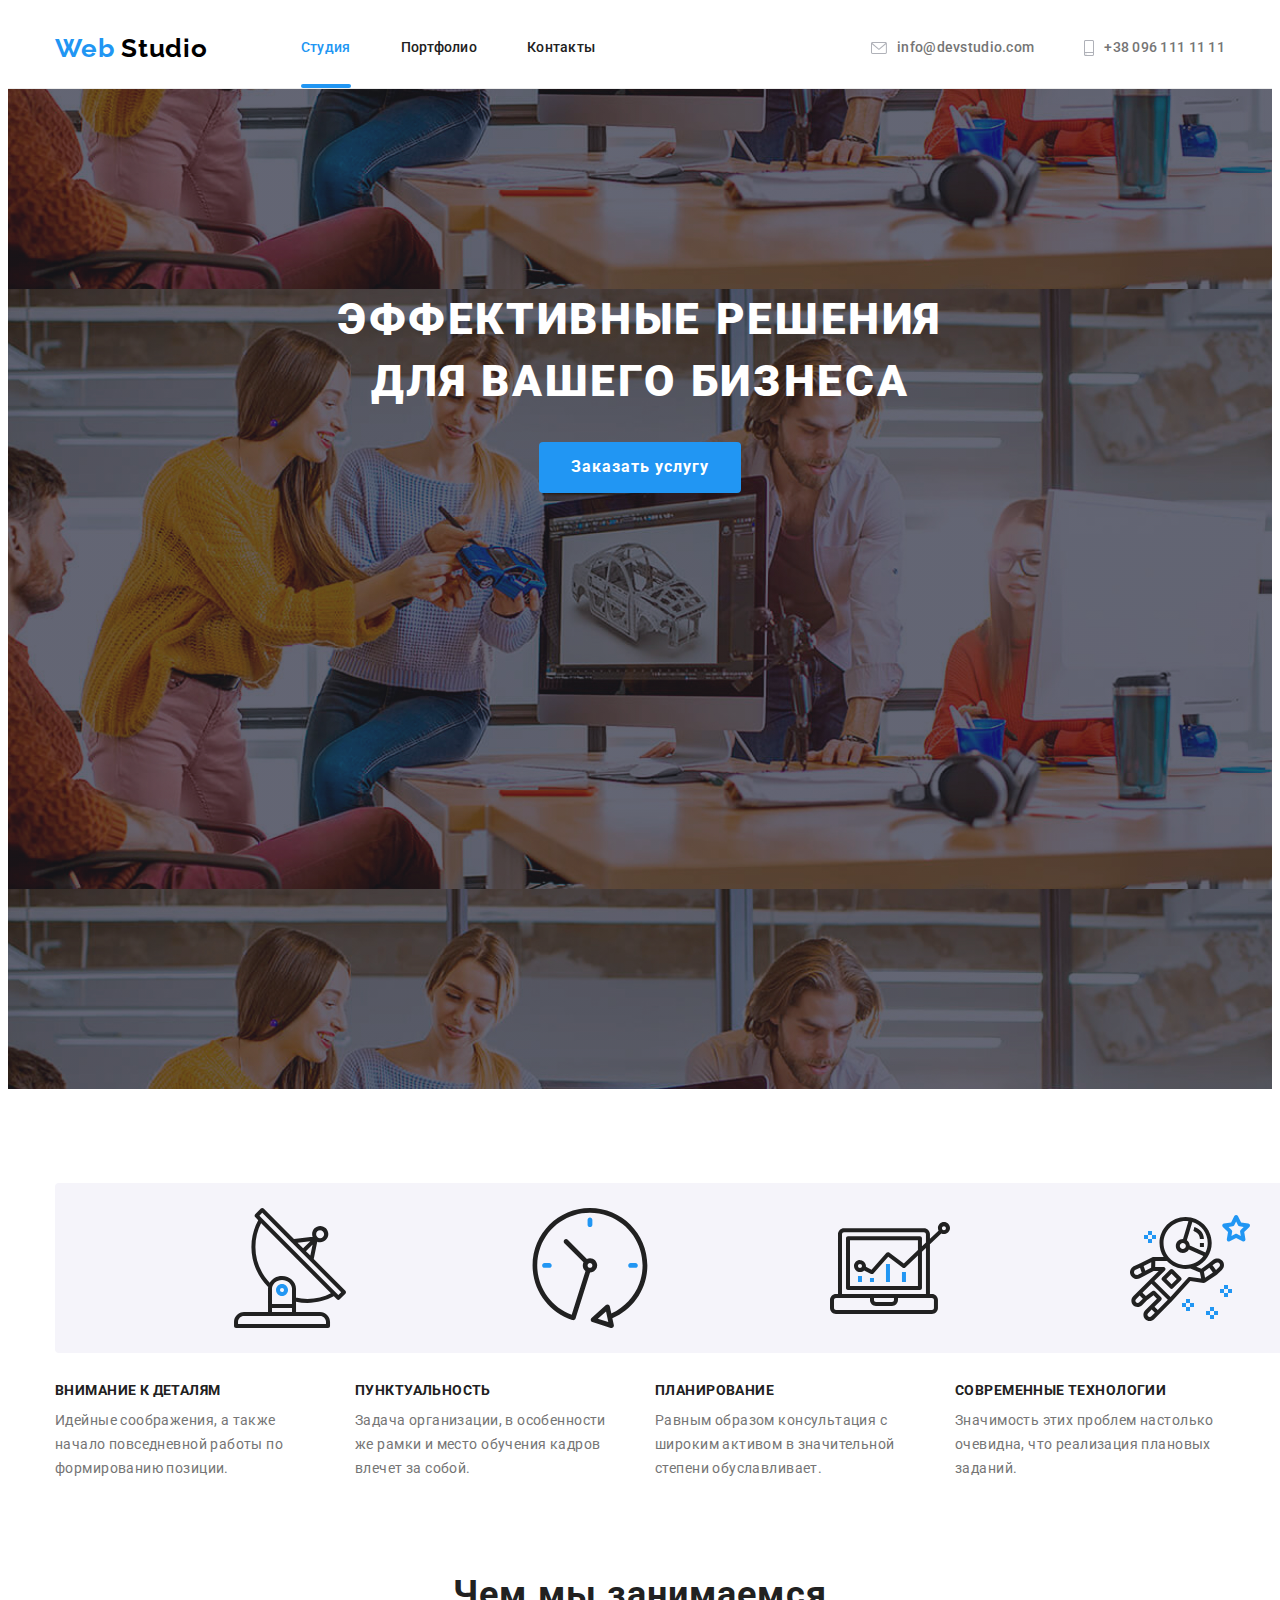
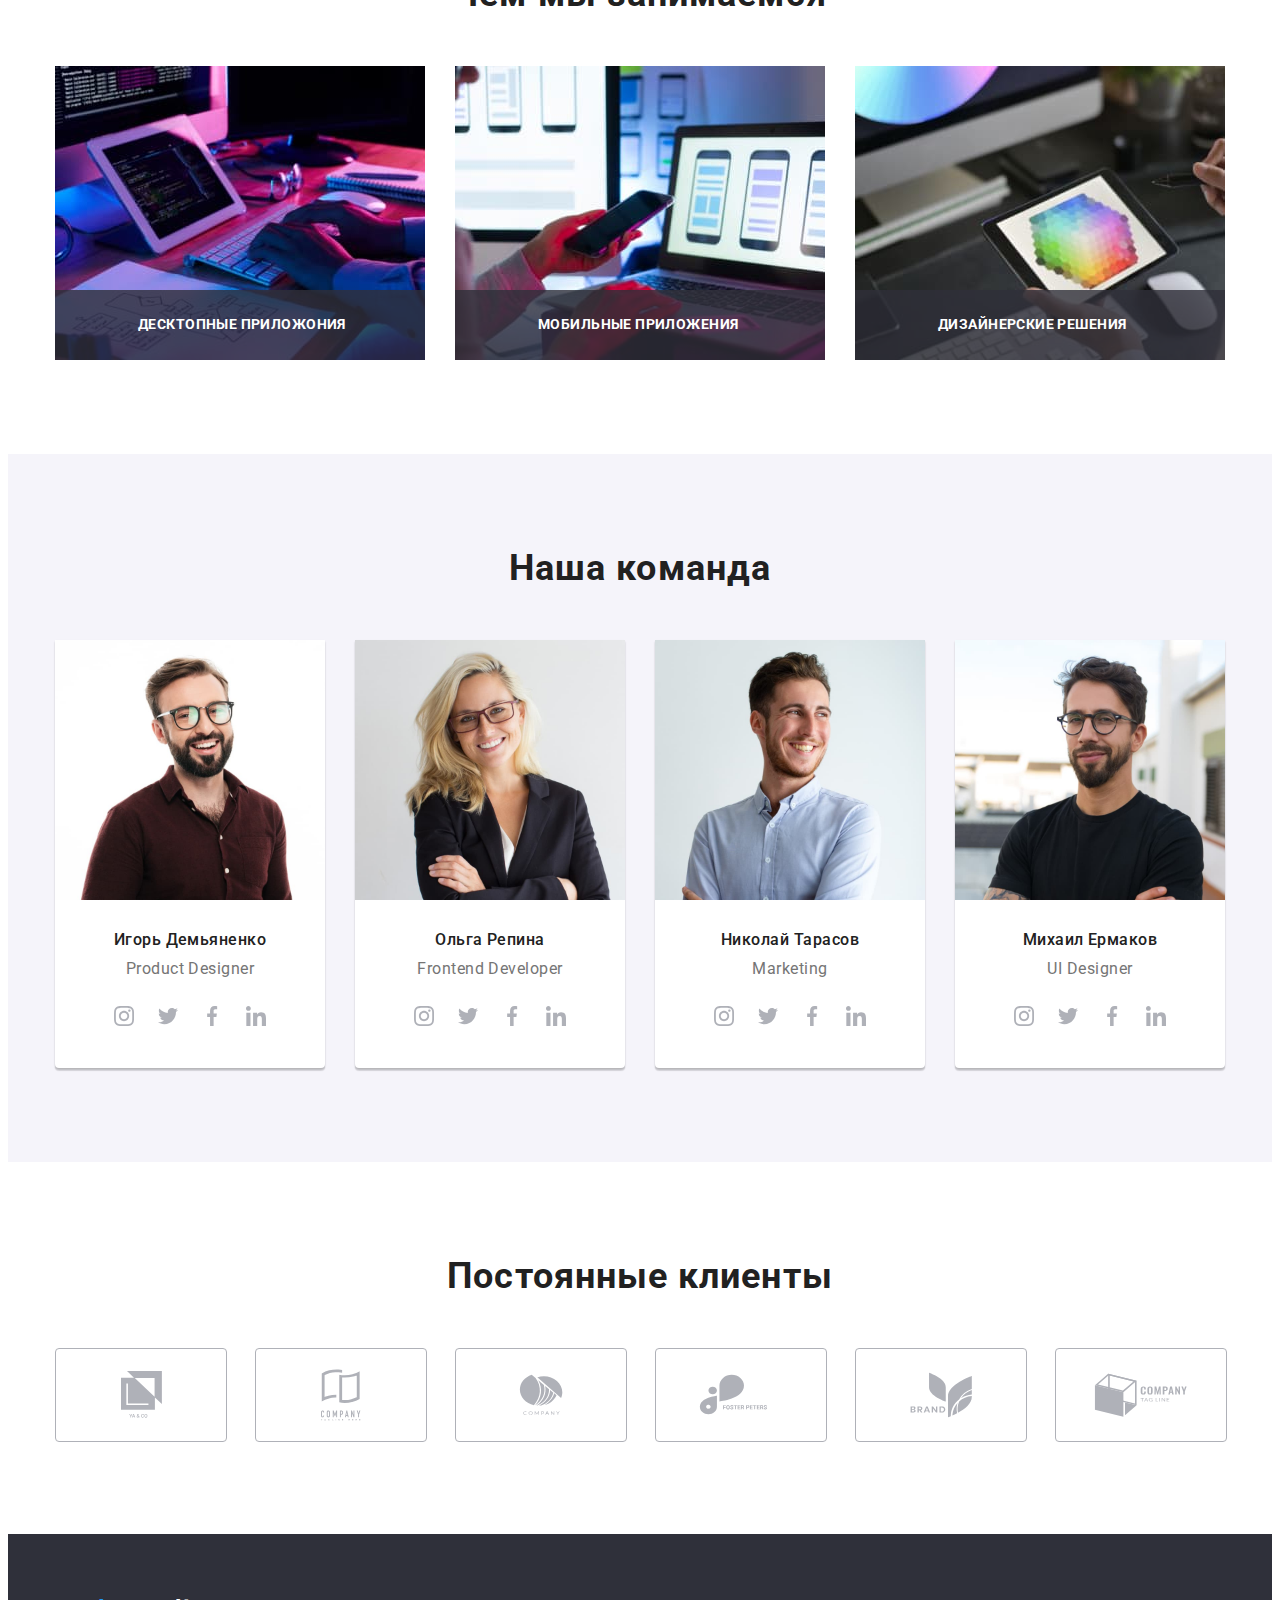
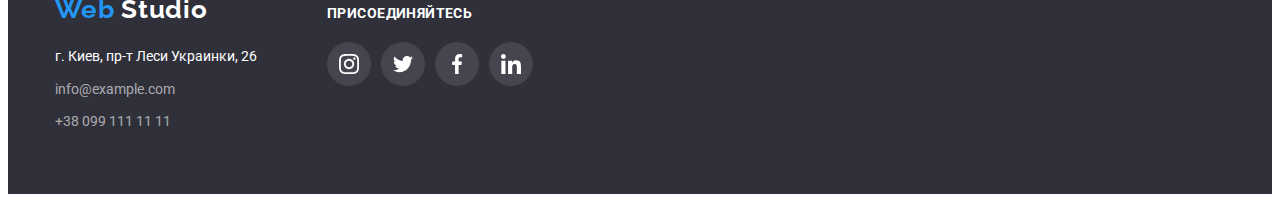
<file: index.html>
<!DOCTYPE html>
<html lang="ru">
  <head>
    <meta charset="UTF-8" />
    <meta http-equiv="X-UA-Compatible" content="IE=edge" />
    <link rel = “preconnect” href = “https://fonts.gstatic.com”>
    <meta name="viewport" content="width=device-width, initial-scale=1.0" />
    <link rel="preconnect" href="https://fonts.googleapis.com" />
    <link rel="preconnect" href="https://fonts.gstatic.com" crossorigin />
    <link
      href="https://fonts.googleapis.com/css2?family=Raleway:wght@700&family=Roboto:wght@400;500;700;900&display=swap"
      rel="stylesheet"
    />
    <link
      rel="stylesheet"
      href="https://cdnjs.cloudflare.com/ajax/libs/modern-normalize/1.1.0/modern-normalize.min.css"
      integrity="sha512-wpPYUAdjBVSE4KJnH1VR1HeZfpl1ub8YT/NKx4PuQ5NmX2tKuGu6U/JRp5y+Y8XG2tV+wKQpNHVUX03MfMFn9Q=="
      crossorigin="anonymous"
      referrerpolicy="no-referrer"
    />
    <link rel="stylesheet" href="./css/styles.css" />

    <title>Студия</title>
  </head>
  <body>
    <header class="page-header">
      <nav class="container main-nav">
        <a href="./index.html" class="logo">
          <span class="web">Web</span>
          Studio
        </a>
        <ul class="nav-top">
          <li class="item">
            <a href="./index.html" class="link current">Студия</a>
          </li>
          <li class="item">
            <a href="./portfolio.html" class="link">Портфолио</a>
          </li>
          <li class="item"><a href="#" class="link">Контакты</a></li>
        </ul>

        <ul class="contacts-top">
          <li class="item">
            <a href="mailto:info@devstudio.com" class="link">
              <svg width="16px" height="12px" class="top-icon">
                <use href="./images/icons.svg#mail"></use>
              </svg>
              info@devstudio.com
            </a>
          </li>
          <li class="item">
            <a href="tel:+38096111111" class="link">
              <svg width="10px" height="16px" class="top-icon">
                <use href="./images/icons.svg#tel"></use>
              </svg>
              +38 096 111 11 11
            </a>
          </li>
        </ul>
      </nav>
    </header>
    <main>
      <section class="hero overlay">
        <h1 class="hero-title">
          Эффективные решения
          <br />
          для вашего бизнеса
        </h1>
        <button type="button" class="button-hero" data-modal-open>
          Заказать услугу
        </button>
      </section>
      <section class="features-list section">
        <div class="container">
          <h2 class="section-title visually-hidden">Наши преимущества</h2>
          <ul>
            <li class="item">
              <svg width="63px" height="46px" class="features-svg item">
                <use href="./images/icons.svg#antenna"></use>
              </svg>

              <h3 class="title">Внимание к деталям</h3>
              <p class="text">
                Идейные соображения, а также начало повседневной работы по формированию позиции.
              </p>
            </li>
            <li class="item">
              <svg width="63px" height="46px" class="features-svg item">
                <use href="./images/icons.svg#clock"></use>
              </svg>
              <h3 class="title">Пунктуальность</h3>
              <p class="text">
                Задача организации, в особенности же рамки и место обучения кадров влечет за собой.
              </p>
            </li>
            <li class="item">
              <svg width="63px" height="46px" class="features-svg item">
                <use href="./images/icons.svg#diagram"></use>
              </svg>
              <h3 class="title">Планирование</h3>
              <p class="text">
                Равным образом консультация с широким активом в значительной степени обуславливает.
              </p>
            </li>
            <li class="item">
              <svg width="63px" height="46px" class="features-svg item">
                <use href="./images/icons.svg#astronaut"></use>
              </svg>
              <h3 class="title">Современные технологии</h3>
              <p class="text">
                Значимость этих проблем настолько очевидна, что реализация плановых заданий.
              </p>
            </li>
          </ul>
        </div>
      </section>
      <section class="whatwedo">
        <div class="container">
          <h2 class="section-title">Чем мы занимаемся</h2>
          <ul class="whatwedo-list">
            <li class="whatwedo-item">
              <img
                src="./images/whatwedo1.jpg"
                alt="Человек работает на ПК"
                width="370"
                height="294"
              />
              <p class="whatwedo-text">Десктопные приложония</p>
            </li>
            <li class="whatwedo-item">
              <img
                src="./images/whatwedo2.jpg"
                alt="Человек адаптирует сайт под смартфон"
                width="370"
                height="294"
              />
              <p class="whatwedo-text">Мобильные приложения</p>
            </li>
            <li class="whatwedo-item">
              <img
                src="./images/whatwedo3.jpg"
                alt="Человек выбирает палутру цветов на планшете"
                width="370"
                height="294"
              />
              <p class="whatwedo-text">Дизайнерские решения</p>
            </li>
          </ul>
        </div>
      </section>
      <section class="comanda section">
        <div class="container">
          <h2 class="section-title">Наша команда</h2>
          <ul class="comanda-list">
            <li class="comanda-item">
              <img
                src="./images/comanda1.jpg"
                alt="Фото Игорь Демьяненко"
                width="270"
                height="260"
              />
              <div class="comanda-thumb">
                <h3 class="title">Игорь Демьяненко</h3>
                <p class="text">Product Designer</p>
                <ul class="comanda-list-icon">
                  <li>
                    <a href="" class="comanda-icon">
                      <svg width="20px" height="20px">
                        <use href="./images/icons.svg#instagram"></use>
                      </svg>
                    </a>
                  </li>
                  <li>
                    <a href="" class="comanda-icon">
                      <svg width="20px" height="20px">
                        <use href="./images/icons.svg#twitter"></use>
                      </svg>
                    </a>
                  </li>
                  <li>
                    <a href="" class="comanda-icon">
                      <svg width="20px" height="20px">
                        <use href="./images/icons.svg#facebook"></use>
                      </svg>
                    </a>
                  </li>
                  <li>
                    <a href="" class="comanda-icon">
                      <svg width="20px" height="20px">
                        <use href="./images/icons.svg#linkedin"></use>
                      </svg>
                    </a>
                  </li>
                </ul>
              </div>
            </li>
            <li class="comanda-item">
              <img src="./images/comanda2.jpg" alt="Фото Ольга Репина" width="270" height="260" />
              <div class="comanda-thumb">
                <h3 class="title">Ольга Репина</h3>
                <p class="text">Frontend Developer</p>
                <ul class="comanda-list-icon">
                  <li>
                    <a href="" class="comanda-icon">
                      <svg width="20px" height="20px">
                        <use href="./images/icons.svg#instagram"></use>
                      </svg>
                    </a>
                  </li>
                  <li>
                    <a href="" class="comanda-icon">
                      <svg width="20px" height="20px">
                        <use href="./images/icons.svg#twitter"></use>
                      </svg>
                    </a>
                  </li>
                  <li>
                    <a href="" class="comanda-icon">
                      <svg width="20px" height="20px">
                        <use href="./images/icons.svg#facebook"></use>
                      </svg>
                    </a>
                  </li>
                  <li>
                    <a href="" class="comanda-icon">
                      <svg width="20px" height="20px">
                        <use href="./images/icons.svg#linkedin"></use>
                      </svg>
                    </a>
                  </li>
                </ul>
              </div>
            </li>

            <li class="comanda-item">
              <img
                src="./images/comanda3.jpg"
                alt="Фото Николай Тарасов"
                width="270"
                height="260"
              />
              <div class="comanda-thumb">
                <h3 class="title">Николай Тарасов</h3>
                <p class="text">Marketing</p>
                <ul class="comanda-list-icon">
                  <li>
                    <a href="" class="comanda-icon">
                      <svg width="20px" height="20px">
                        <use href="./images/icons.svg#instagram"></use>
                      </svg>
                    </a>
                  </li>
                  <li>
                    <a href="" class="comanda-icon">
                      <svg width="20px" height="20px">
                        <use href="./images/icons.svg#twitter"></use>
                      </svg>
                    </a>
                  </li>
                  <li>
                    <a href="" class="comanda-icon">
                      <svg width="20px" height="20px">
                        <use href="./images/icons.svg#facebook"></use>
                      </svg>
                    </a>
                  </li>
                  <li>
                    <a href="" class="comanda-icon">
                      <svg width="20px" height="20px">
                        <use href="./images/icons.svg#linkedin"></use>
                      </svg>
                    </a>
                  </li>
                </ul>
              </div>
            </li>
            <li class="comanda-item">
              <img src="./images/comanda4.jpg" alt="Фото Михаил Ермаков" width="270" height="260" />
              <div class="comanda-thumb">
                <h3 class="title">Михаил Ермаков</h3>
                <p class="text">UI Designer</p>
                <ul class="comanda-list-icon">
                  <li>
                    <a href="" class="comanda-icon">
                      <svg width="20px" height="20px">
                        <use href="./images/icons.svg#instagram"></use>
                      </svg>
                    </a>
                  </li>
                  <li>
                    <a href="" class="comanda-icon">
                      <svg width="20px" height="20px">
                        <use href="./images/icons.svg#twitter"></use>
                      </svg>
                    </a>
                  </li>
                  <li>
                    <a href="" class="comanda-icon">
                      <svg width="20px" height="20px">
                        <use href="./images/icons.svg#facebook"></use>
                      </svg>
                    </a>
                  </li>
                  <li>
                    <a href="" class="comanda-icon">
                      <svg width="20px" height="20px">
                        <use href="./images/icons.svg#linkedin"></use>
                      </svg>
                    </a>
                  </li>
                </ul>
              </div>
            </li>
          </ul>
        </div>
      </section>
      <section class="clients section">
        <div class="container">
          <h2 class="section-title">Постоянные клиенты</h2>
          <ul class="clients-list">
            <li class="item">
              <a href="" class="icon">
                <svg width="41px" height="47px">
                  <use href="./images/icons.svg#yaco"></use>
                </svg>
              </a>
            </li>
            <li class="item">
              <a href="" class="icon">
                <svg width="40px" height="52px">
                  <use href="./images/icons.svg#tagline"></use>
                </svg>
              </a>
            </li>
            <li class="item">
              <a href="" class="icon">
                <svg width="44px" height="41px">
                  <use href="./images/icons.svg#company"></use>
                </svg>
              </a>
            </li>
            <li class="item">
              <a href="" class="icon">
                <svg width="85px" height="41px">
                  <use href="./images/icons.svg#foster"></use>
                </svg>
              </a>
            </li>
            <li class="item">
              <a href="" class="icon">
                <svg width="63px" height="46px">
                  <use href="./images/icons.svg#brand"></use>
                </svg>
              </a>
            </li>
            <li class="item">
              <a href="" class="icon">
                <svg width="94px" height="44px">
                  <use href="./images/icons.svg#cube"></use>
                </svg>
              </a>
            </li>
          </ul>
        </div>
      </section>
    </main>

    <footer class="footer">
      <div class="container footer-list">
        <div class="footer-adress">
          <a href="./index.html" class="logo footer-logo">
            <span class="web">Web</span>
            <span class="footer-span">Studio</span>
          </a>
          <address class="address">г. Киев, пр-т Леси Украинки, 26</address>
          <ul>
            <li class="footer-contacts">
              <a href="mailto:info@example.com" class="contacts">
                info@example.com
              </a>
            </li>
            <li class="footer-contacts">
              <a href="tel:+380991111111" class="contacts">+38 099 111 11 11</a>
            </li>
          </ul>
        </div>
        <div class="connect">
          <p class="connect-title">присоединяйтесь</p>
          <ul class="connect-list">
            <li class="item">
              <a href="" class="connect-icon">
                <svg width="20px" height="20px">
                  <use href="./images/icons.svg#instagram"></use>
                </svg>
              </a>
            </li>
            <li class="item">
              <a href="" class="connect-icon">
                <svg width="20px" height="20px">
                  <use href="./images/icons.svg#twitter"></use>
                </svg>
              </a>
            </li>
            <li class="item">
              <a href="" class="connect-icon">
                <svg width="20px" height="20px">
                  <use href="./images/icons.svg#facebook"></use>
                </svg>
              </a>
            </li>
            <li class="item">
              <a href="" class="connect-icon">
                <svg width="20px" height="20px">
                  <use href="./images/icons.svg#linkedin"></use>
                </svg>
              </a>
            </li>
          </ul>
        </div>
      </div>
    </footer>
    <div class="backdrop is-hidden" data-modal>
      <div class="modal">
        <div class="close">
          <button class="btn-close" data-modal-close>
            <svg width="18px" height="18px">
              <use href="./images/icons.svg#close"></use>
            </svg>
          </button>
        </div>
      </div>
    </div>
    <script src="./js/modal.js"></script>
  </body>
</html>
</file>
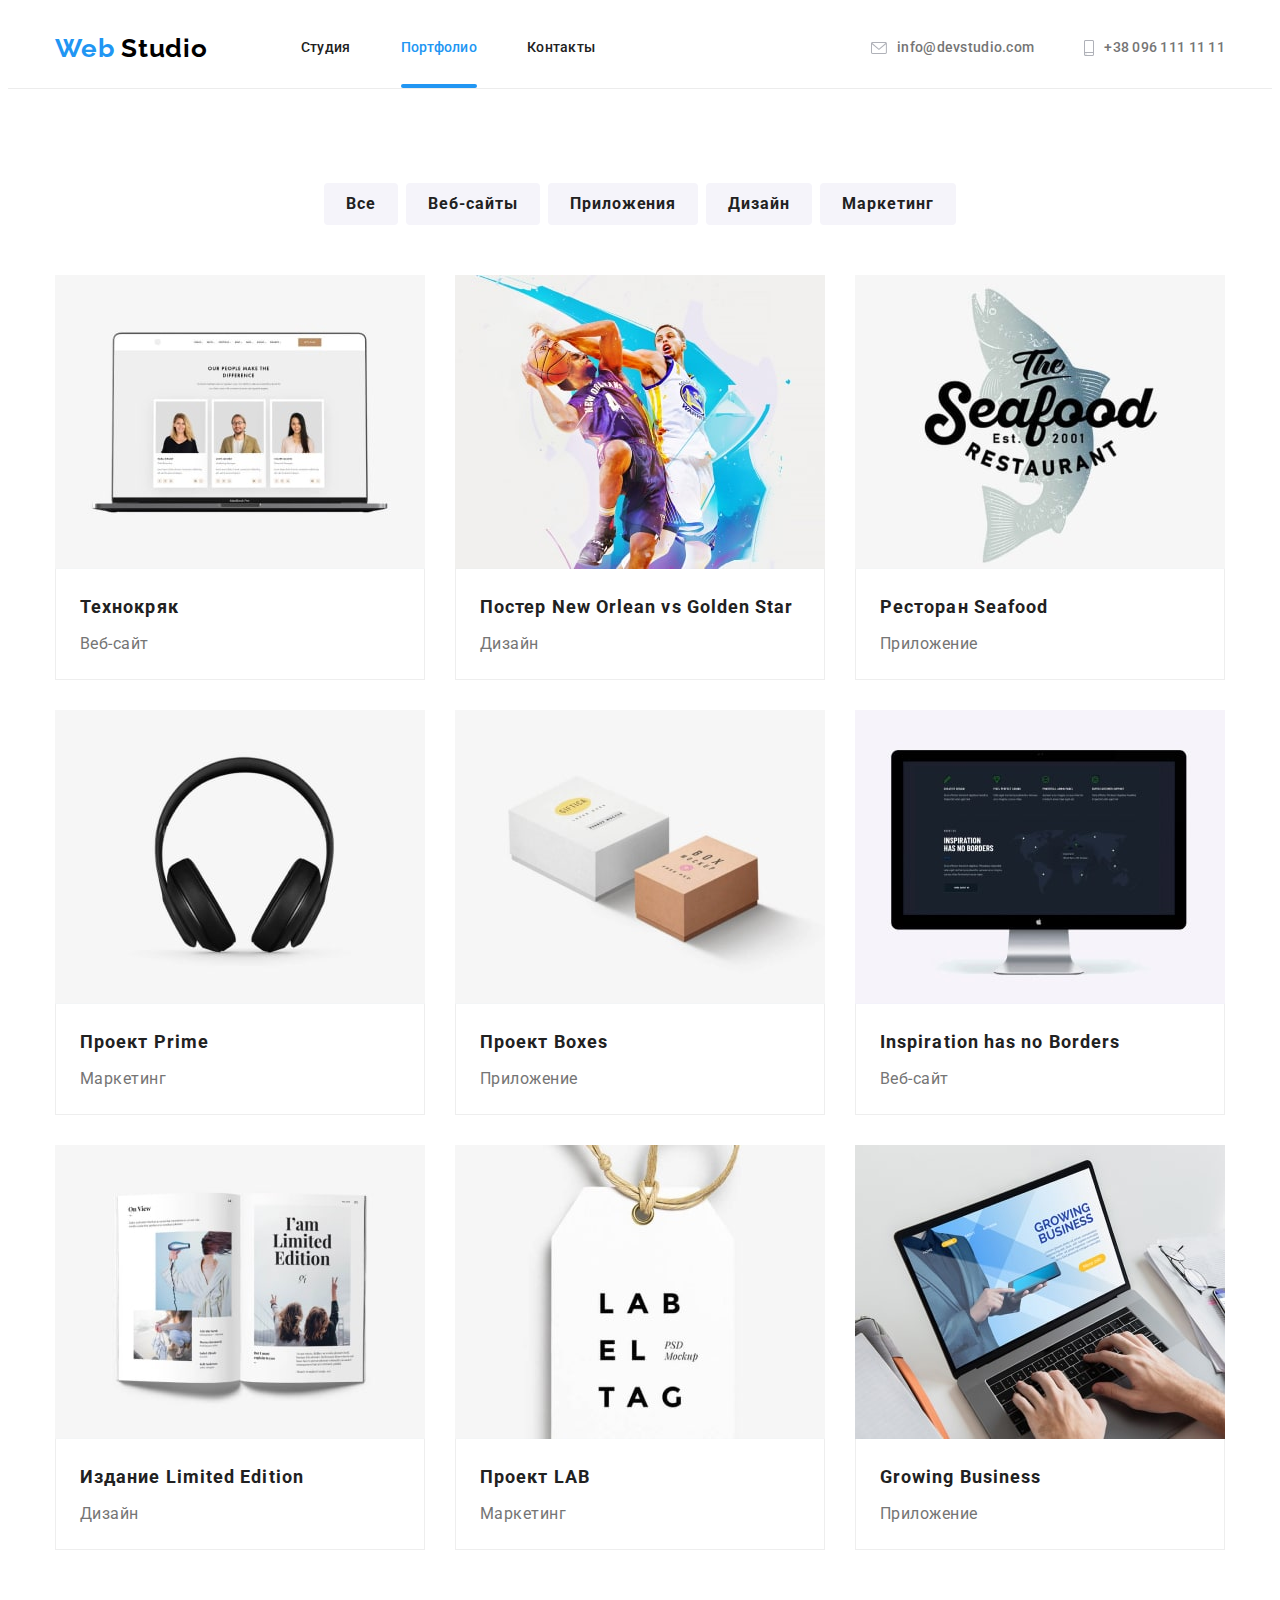
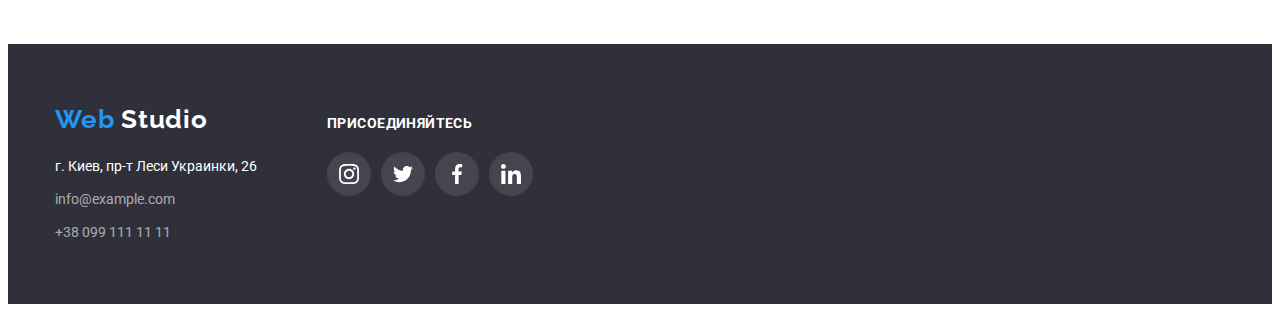
<file: portfolio.html>
<!DOCTYPE html>
<html lang="ru">
  <head>
    <meta charset="UTF-8" />
    <meta http-equiv="X-UA-Compatible" content="IE=edge" />
    <meta name="viewport" content="width=device-width, initial-scale=1.0" />
    <link rel = “preconnect” href = “https://fonts.gstatic.com”>
    <link rel="preconnect" href="https://fonts.googleapis.com" />
    <link rel="preconnect" href="https://fonts.gstatic.com" crossorigin />
    <link
      href="https://fonts.googleapis.com/css2?family=Raleway:wght@700&family=Roboto:wght@400;500;700;900&display=swap"
      rel="stylesheet"
    />
    <link
      rel="stylesheet"
      href="https://cdnjs.cloudflare.com/ajax/libs/modern-normalize/1.1.0/modern-normalize.min.css"
      integrity="sha512-wpPYUAdjBVSE4KJnH1VR1HeZfpl1ub8YT/NKx4PuQ5NmX2tKuGu6U/JRp5y+Y8XG2tV+wKQpNHVUX03MfMFn9Q=="
      crossorigin="anonymous"
      referrerpolicy="no-referrer"
    />
    <link rel="stylesheet" href="./css/styles.css" />
    <title>Портфолио</title>
  </head>
  <body>
    <header class="page-header">
      <nav class="container main-nav">
        <a href="./index.html" class="logo">
          <span class="web">Web</span>
          <span>Studio</span>
        </a>
        <ul class="nav-top">
          <li class="item"><a href="./index.html" class="link">Студия</a></li>
          <li class="item">
            <a href="./portfolio.html" class="link current">Портфолио</a>
          </li>
          <li class="item"><a href="#" class="link">Контакты</a></li>
        </ul>

        <ul class="contacts-top">
          <li class="item">
            <a href="mailto:info@devstudio.com" class="link">
              <svg width="16px" height="12px" class="top-icon">
                <use href="./images/icons.svg#mail"></use>
              </svg>
              info@devstudio.com
            </a>
          </li>
          <li class="item">
            <a href="tel:+38096111111" class="link">
              <svg width="10px" height="16px" class="top-icon">
                <use href="./images/icons.svg#tel"></use>
              </svg>
              +38 096 111 11 11
            </a>
          </li>
        </ul>
      </nav>
    </header>

    <main>
      <h1 class="visually-hidden">Галерея</h1>
      <section class="section">
        <div class="container">
          <ul class="button-list">
            <li class="item">
              <button type="button" class="button active">Все</button>
            </li>
            <li class="item">
              <button type="button" class="button active">Веб-сайты</button>
            </li>
            <li class="item">
              <button type="button" class="button active">Приложения</button>
            </li>
            <li class="item">
              <button type="button" class="button active">Дизайн</button>
            </li>
            <li class="item">
              <button type="button" class="button active">Маркетинг</button>
            </li>
          </ul>

          <ul class="gallery gallery-list">
            <li class="gallery-item">
              <a href="#" class="gallery-item-link">
                <div class="gallery-img-thumb">
                  <img
                    src="./images/galery1.jpg"
                    alt=""
                    width="370"
                    height="294"
                  />

                  <div class="gallery-overlay">
                    <p class="gallery-overlay-text">
                      Технокряк это современная площадка распространения
                      коронавируса. Компании используют эту платформу для
                      цифрового шпионажа и атак на защищённые сервера
                      конкурентов.
                    </p>
                  </div>
                </div>
                <div class="gallery-thumb">
                  <h2 class="gallery-title">Технокряк</h2>
                  <p class="gallery-text">Веб-сайт</p>
                </div>
              </a>
            </li>
            <li class="gallery-item">
              <a href="#" class="gallery-item-link">
                <div class="gallery-img-thumb">
                  <img
                    src="./images/galery2.jpg"
                    alt=""
                    width="370"
                    height="294"
                  />
                  <div class="gallery-overlay">
                    <p class="gallery-overlay-text">
                      Технокряк это современная площадка распространения
                      коронавируса. Компании используют эту платформу для
                      цифрового шпионажа и атак на защищённые сервера
                      конкурентов.
                    </p>
                  </div>
                </div>
                <div class="gallery-thumb">
                  <h2 class="gallery-title">
                    Постер New Orlean vs Golden Star
                  </h2>
                  <p class="gallery-text">Дизайн</p>
                </div>
              </a>
            </li>
            <li class="gallery-item">
              <a href="#" class="gallery-item-link">
                <div class="gallery-img-thumb">
                  <img
                    src="./images/galery3.jpg"
                    alt=""
                    width="370"
                    height="294"
                  />

                  <div class="gallery-overlay">
                    <p class="gallery-overlay-text">
                      Технокряк это современная площадка распространения
                      коронавируса. Компании используют эту платформу для
                      цифрового шпионажа и атак на защищённые сервера
                      конкурентов.
                    </p>
                  </div>
                </div>
                <div class="gallery-thumb">
                  <h2 class="gallery-title">Ресторан Seafood</h2>
                  <p class="gallery-text">Приложение</p>
                </div>
              </a>
            </li>

            <li class="gallery-item">
              <a href="#" class="gallery-item-link">
                <div class="gallery-img-thumb">
                  <img
                    src="./images/galery4.jpg"
                    alt=""
                    width="370"
                    height="294"
                  />

                  <div class="gallery-overlay">
                    <p class="gallery-overlay-text">
                      Технокряк это современная площадка распространения
                      коронавируса. Компании используют эту платформу для
                      цифрового шпионажа и атак на защищённые сервера
                      конкурентов.
                    </p>
                  </div>
                </div>
                <div class="gallery-thumb">
                  <h2 class="gallery-title">Проект Prime</h2>
                  <p class="gallery-text">Маркетинг</p>
                </div>
              </a>
            </li>
            <li class="gallery-item">
              <a href="#" class="gallery-item-link">
                <div class="gallery-img-thumb">
                  <img
                    src="./images/galery5.jpg"
                    alt=""
                    width="370"
                    height="294"
                  />

                  <div class="gallery-overlay">
                    <p class="gallery-overlay-text">
                      Технокряк это современная площадка распространения
                      коронавируса. Компании используют эту платформу для
                      цифрового шпионажа и атак на защищённые сервера
                      конкурентов.
                    </p>
                  </div>
                </div>
                <div class="gallery-thumb">
                  <h2 class="gallery-title">Проект Boxes</h2>
                  <p class="gallery-text">Приложение</p>
                </div>
              </a>
            </li>
            <li class="gallery-item">
              <a href="#" class="gallery-item-link">
                <div class="gallery-img-thumb">
                  <img
                    src="./images/galery6.jpg"
                    alt=""
                    width="370"
                    height="294"
                  />

                  <div class="gallery-overlay">
                    <p class="gallery-overlay-text">
                      Технокряк это современная площадка распространения
                      коронавируса. Компании используют эту платформу для
                      цифрового шпионажа и атак на защищённые сервера
                      конкурентов.
                    </p>
                  </div>
                </div>
                <div class="gallery-thumb">
                  <h2 class="gallery-title">Inspiration has no Borders</h2>
                  <p class="gallery-text">Веб-сайт</p>
                </div>
              </a>
            </li>
            <li class="gallery-item">
              <a href="#" class="gallery-item-link">
                <div class="gallery-img-thumb">
                  <img
                    src="./images/galery7.jpg"
                    alt=""
                    width="370"
                    height="294"
                  />

                  <div class="gallery-overlay">
                    <p class="gallery-overlay-text">
                      Технокряк это современная площадка распространения
                      коронавируса. Компании используют эту платформу для
                      цифрового шпионажа и атак на защищённые сервера
                      конкурентов.
                    </p>
                  </div>
                </div>
                <div class="gallery-thumb">
                  <h2 class="gallery-title">Издание Limited Edition</h2>
                  <p class="gallery-text">Дизайн</p>
                </div>
              </a>
            </li>
            <li class="gallery-item">
              <a href="#" class="gallery-item-link">
                <div class="gallery-img-thumb">
                  <img
                    src="./images/galery8.jpg"
                    alt=""
                    width="370"
                    height="294"
                  />

                  <div class="gallery-overlay">
                    <p class="gallery-overlay-text">
                      Технокряк это современная площадка распространения
                      коронавируса. Компании используют эту платформу для
                      цифрового шпионажа и атак на защищённые сервера
                      конкурентов.
                    </p>
                  </div>
                </div>
                <div class="gallery-thumb">
                  <h2 class="gallery-title">Проект LAB</h2>
                  <p class="gallery-text">Маркетинг</p>
                </div>
              </a>
            </li>
            <li class="gallery-item">
              <a href="#" class="gallery-item-link">
                <div class="gallery-img-thumb">
                  <img
                    src="./images/galery9.jpg"
                    alt=""
                    width="370"
                    height="294"
                  />

                  <div class="gallery-overlay">
                    <p class="gallery-overlay-text">
                      Технокряк это современная площадка распространения
                      коронавируса. Компании используют эту платформу для
                      цифрового шпионажа и атак на защищённые сервера
                      конкурентов.
                    </p>
                  </div>
                </div>
                <div class="gallery-thumb">
                  <h2 class="gallery-title">Growing Business</h2>
                  <p class="gallery-text">Приложение</p>
                </div>
              </a>
            </li>
          </ul>
        </div>
      </section>
    </main>
    <footer class="footer">
      <div class="container footer-list">
        <div class="footer-adress">
          <a href="./index.html" class="logo footer-logo">
            <span class="web">Web</span>
            <span class="footer-span">Studio</span>
          </a>
          <address class="address">г. Киев, пр-т Леси Украинки, 26</address>
          <ul>
            <li class="footer-contacts">
              <a href="mailto:info@example.com" class="contacts">
                info@example.com
              </a>
            </li>
            <li class="footer-contacts">
              <a href="tel:+380991111111" class="contacts">+38 099 111 11 11</a>
            </li>
          </ul>
        </div>
        <div class="connect">
          <p class="connect-title">присоединяйтесь</p>
          <ul class="connect-list">
            <li class="item">
              <a href="" class="connect-icon">
                <svg width="20px" height="20px">
                  <use href="./images/icons.svg#instagram"></use>
                </svg>
              </a>
            </li>
            <li class="item">
              <a href="" class="connect-icon">
                <svg width="20px" height="20px">
                  <use href="./images/icons.svg#twitter"></use>
                </svg>
              </a>
            </li>
            <li class="item">
              <a href="" class="connect-icon">
                <svg width="20px" height="20px">
                  <use href="./images/icons.svg#facebook"></use>
                </svg>
              </a>
            </li>
            <li class="item">
              <a href="" class="connect-icon">
                <svg width="20px" height="20px">
                  <use href="./images/icons.svg#linkedin"></use>
                </svg>
              </a>
            </li>
          </ul>
        </div>
      </div>
    </footer>
    <script src="./js/modal.js"></script>
  </body>
</html>
</file>
<file: css/styles.css>
:root {
  --theme-color: #2196f3;
  --title-color: #212121;
  --bgcolor-accent: #2f303a;
  --white-color: #ffffff;
  --text-color: #757575;
  --bgcolor2: #f5f4fa;
  --box-shadows: 0px 3px 1px rgba(0, 0, 0, 0.1), 0px 1px 2px rgba(0, 0, 0, 0.08),
    0px 2px 2px rgba(0, 0, 0, 0.12);
  --box-shadows-item: 0px 1px 1px rgba(0, 0, 0, 0.12),
    0px 4px 4px rgba(0, 0, 0, 0.06), 1px 4px 6px rgba(0, 0, 0, 0.16);
  --box-shadows-btn: 0px 3px 1px rgba(0, 0, 0, 0.1),
    0px 1px 2px rgba(0, 0, 0, 0.08), 0px 2px 2px rgba(0, 0, 0, 0.12);
  --clients-color: #afb1b8;
  --gallery-border: #eeeeee;
  --ttime: 250ms;
  --cubic: cubic-bezier(0.4, 0, 0.2, 1);
}

p,
h1,
h2,
h3,
h4,
h5,
h6 {
  margin: 0;
}
ul {
  margin: 0;
  padding: 0;
}
img {
  display: block;
  max-width: 100%;
  height: auto;
}

body {
  font-family: Roboto, sans-serif;
  color: var(--text-color);
  background-color: var(--white-color);
}

a {
  text-decoration: none;
}

li {
  list-style-type: none;
}
.visually-hidden {
  position: absolute;
  clip: rect(0 0 0 0);
  width: 1px;
  height: 1px;
  margin: -1px;
  bottom: 0;
  padding: 0;
  overflow: hidden;
}
.container {
  box-sizing: border-box;
  margin-left: auto;
  margin-right: auto;
  width: 1200px;
  padding-left: 15px;
  padding-right: 15px;
  /* outline:  1px solid tomato; */
}
.section {
  padding-top: 94px;
  padding-bottom: 94px;
}

/* --------------HEADER------------------- */
.page-header {
  border-bottom: 1px solid #ececec;
}

.main-nav {
  display: flex;
  align-items: center;
}
/*-------------------- LOGO --------------- */
.logo {
  font-family: Raleway;
  font-weight: 700;
  font-size: 26px;
  line-height: 1.19;
  color: black;
  letter-spacing: 0.03em;
}

.logo .web {
  color: var(--theme-color);
}
.footer-span {
  color: var(--white-color);
}

/* -----------------Navigation-----------  */
.nav-top {
  display: flex;
  margin-left: 93px;
}

.nav-top .item:not(:last-child) {
  margin-right: 50px;
}
.nav-top .link {
  position: relative;
  display: block;
  padding-top: 32px;
  padding-bottom: 32px;
  font-weight: 500;
  font-size: 14px;
  line-height: 1.14;
  letter-spacing: 0.02em;

  color: var(--title-color);
  transition: color var(--ttime) var(--cubic);
}
.nav-top .link:hover,
.nav-top .link:focus {
  color: var(--theme-color);
}
.nav-top .link.current {
  color: var(--theme-color);
}

.nav-top .link.current::after {
  position: absolute;
  left: 0;
  bottom: 0;

  display: block;
  content: '';
  width: 100%;
  height: 4px;
  border-radius: 2px;
  background-color: var(--theme-color);
  /* margin-top: 28px; */
}
.contacts-top {
  display: flex;
  margin-left: auto;
}
.contacts-top .item + .item {
  margin-left: 50px;
}
.contacts-top .link {
  color: var(--text-color);
  font-weight: 500;
  font-size: 14px;
  line-height: 1.14;
  letter-spacing: 0.02em;
  transition: color var(--ttime) var(--cubic), fill var(--ttime) var(--cubic);
}
.contacts-top .link:hover,
.contacts-top .link:focus {
  color: var(--theme-color);
}
.contacts-top a {
  display: flex;
  justify-content: center;
  align-items: center;
  fill: var(--clients-color);
 
}
.contacts-top a:hover,
.contacts-top a:focus {
  fill: var(--theme-color);
}
.top-icon {
  margin-right: 10px;
}

.hero {
  background-color: var(--bgcolor-accent);
  text-align: center;
  padding-top: 200px;
  padding-bottom: 200px;
  max-width: 1600px;
  height: 600px;
  margin-left: auto;
  margin-right: auto;

  background-image: linear-gradient(
      to right,
      rgba(47, 48, 58, 0.4),
      rgba(47, 48, 58, 0.4)
    ),
    url(../images/Img-hero-bg.jpg);

  background-position: center;
}
.hero-title {
  color: var(--white-color);
  text-transform: uppercase;
  font-weight: 900;
  font-size: 44px;
  line-height: 1.4;
  text-align: center;
  letter-spacing: 0.06em;
  margin-bottom: 30px;
}
.section-title {
  font-weight: 700;
  font-size: 36px;
  line-height: 1.16;
  letter-spacing: 0.03em;
  color: var(--title-color);
  margin-bottom: 50px;
  text-align: center;
}

/* ---------------- Button -------------  */
/* ---------------- Button -------------  */
.button {
  background-color: var(--bgcolor2);
  color: var(--title-color);
  border-color: var(--bgcolor2);
  cursor: pointer;
  font-family: inherit;
  font-weight: 700;
  font-size: 16px;
  line-height: 1.9;
  letter-spacing: 0.06em;
  border-radius: 4px;
  min-width: 73px;
  border-style: none;

  transition: background-color var(--ttime) var(--cubic),
    color var(--ttime) var(--cubic), box-shadow var(--ttime) var(--cubic);
}

.button.active:hover,
.button.active:focus {
  color: var(--white-color);
  background-color: var(--theme-color);
  border-color: var(--theme-color);
  box-shadow: var(--box-shadows-btn);
}

.button-hero {
  position: relative;
  color: var(--white-color);
  background-color: var(--theme-color);
  border-color: var(--theme-color);
  font-family: inherit;
  font-weight: 700;
  font-size: 16px;
  line-height: 1.9;
  cursor: pointer;
  letter-spacing: 0.06em;
  border-radius: 4px;
  border-style: none;
  padding: 10px 32px;
  overflow: hidden;

  transition: background-color var(--ttime) var(--cubic);
}

.button-hero:focus,
.button-hero:hover {
  background-color: var(--bgcolor2);
  color: var(--title-color);
  border-color: var(--bgcolor2);
}

/* _______________________________________________________- */

.button-list {
  display: flex;
  justify-content: center;
  align-content: center;
  margin-bottom: 50px;
}
.button-list .item {
  box-shadow: var(--box-shadow);
  border-radius: 4px;
}
.button-list .item:not(:last-child) {
  margin-right: 8px;
}
.button-list .button {
  padding: 6px 22px;
}

/* -----------------Features----------------  */

.features-list ul {
  display: flex;
  justify-content: space-between;
}
.features-list .item {
  width: 270px;
  margin-left: 30px;
}
/* .features-list .item::before {
  display: block;
  content: '';
  height: 120px;
  border-radius: 4px;
  margin-bottom: 30px;
  background-color: #f5f4fa;
  background-repeat: no-repeat;
  background-position: center;
  background-size: contain;
} */
/* .features-list .item + .item {
  margin-left: 30px;
} */

.features-list .item:first-child {
  margin-left: 0;
}
.features-list .text {
  font-size: 14px;
  line-height: 1.7;
  letter-spacing: 0.03em;
}
.features-list .title {
  margin-bottom: 10px;
  color: var(--title-color);
  font-weight: 700;
  font-size: 14px;
  line-height: 1.14;
  letter-spacing: 0.03em;
  text-transform: uppercase;
}
.features-svg {
  display: block;
  height: 120px;
  border-radius: 4px;
  margin-bottom: 30px;
  background-color: var(--bgcolor2);
  padding: 25px 100px;
}

/*--------------- What we do------------------ */
.whatwedo {
  padding-bottom: 94px;
}
.whatwedo-list {
  display: flex;
  justify-content: center;
  margin: 0 auto;
}
.whatwedo-item {
  position: relative;
  margin-left: 30px;
}
.whatwedo-item::before {
  display: inline-block;
  content: '';
  position: absolute;
  left: 0;
  bottom: 0;
  width: 370px;
  height: 70px;
  background-color: rgba(47, 48, 58, 0.8);
}
.whatwedo-item:first-child {
  margin-left: 0;
}
.whatwedo-text {
  position: absolute;
  bottom: 27px;
  left: 83px;

  font-weight: 700;
  font-size: 14px;
  line-height: 1.14;
  text-align: center;
  letter-spacing: 0.03em;
  text-transform: uppercase;

  color: var(--white-color);
}

/* ------------------Comanda ------------ */
.comanda {
  background-color: var(--bgcolor2);
}
.comanda-list {
  display: flex;
  justify-content: center;
}
.comanda-item {
  box-shadow: var(--box-shadows);
  border-radius: 0px 0px 4px 4px;
  background-color: #ffffff;
  
}
.comanda-item:not(:last-child) {
  margin-right: 30px;
}

.comanda-thumb {
  padding-top: 30px;
  padding-bottom: 30px;
  text-align: center;

  /* align-content: center; */
}
.comanda .title {
  color: var(--title-color);
  font-weight: 500;
  font-size: 16px;
  line-height: 1.2;
  letter-spacing: 0.03em;
  margin-bottom: 10px;
}
.comanda .text {
  font-size: 16px;
  line-height: 1.2;
  letter-spacing: 0.03em;
  margin-bottom: 16px;
}

/* ----------- Comanda icon ---------------- */
.comanda-list-icon {
  display: flex;
  justify-content: center;
  align-items: center;
}
.comanda-icon {
  display: flex;
  width: 44px;
  height: 44px;
  background-color: rgba(255, 255, 255, 0.1);
  fill: var(--clients-color);
  border-radius: 50%;
  justify-content: center;
  align-items: center;
  transition: background-color var(--ttime) var(--cubic),
    fill var(--ttime) var(--cubic);
}
.comanda-icon:hover,
.comanda-icon:focus {
  fill: var(--white-color);
  background-color: var(--theme-color);
  background-size: 44px;
}

/* --------------Gallery ------------------*/

.gallery-list {
  display: flex;
  flex-wrap: wrap;
  justify-content: center;
  align-content: center;
  margin-left: -30px;
  margin-top: -30px;
}

.gallery-item {
  position: relative;
  flex-basis: calc(100% / 3 - 30px);
  margin-left: 30px;
  margin-top: 30px;
  background: #ffffff;
}
/* .gallery-item:hover,
.gallery-item:focus {
  box-shadow: var(--box-shadows-item);
} */
.gallery-item-link {
  transition: box-shadow var(--ttime) var(--cubic);
}
.gallery-item-link:hover,
.gallery-item-link:focus {
  display: block;
  box-shadow: var(--box-shadows-item);
}

.gallery-title {
  color: var(--title-color);
  font-weight: 700;
  font-size: 18px;
  line-height: 2;
  letter-spacing: 0.06em;
  margin-bottom: 4px;
}
.gallery-text {
  color: var(--text-color);
  font-size: 16px;
  line-height: 1.87;
  letter-spacing: 0.03em;
}
.gallery-thumb {
  padding: 20px 24px;
  border-left: 1px solid var(--gallery-border);
  border-bottom: 1px solid var(--gallery-border);
  border-right: 1px solid var(--gallery-border);
}

.gallery-img-thumb {
  position: relative;
  overflow: hidden;
}
.gallery-overlay {
  position: absolute;
  top: 0;
  left: 0;
  width: 100%;
  height: 100%;
  background: rgba(33, 150, 243, 0.9);

  transform: translateY(100%);
  transition: transform var(--ttime) var(--cubic);
}

.gallery-overlay-text {
  position: absolute;
  top: 0;
  left: 0;
  padding: 63px 24px;

  font-size: 18px;
  line-height: 1.56;

  letter-spacing: 0.03em;

  color: var(--white-color);
}

.gallery-item-link:hover .gallery-overlay,
.gallery-item-link:focus .gallery-overlay {
  opacity: 1;
  transform: translateY(0);
}

/* --------CLIENTS----------------  */

.clients-list {
  display: flex;
}
.clients-list .item {
  width: 172px;
  height: 92px;
}

.clients-list .item:not(:last-child) {
  margin-right: 30px;
}
.icon {
  display: flex;
  width: 100%;
  height: 100%;
  fill: var(--clients-color);
  align-items: center;
  justify-content: center;
  border-radius: 4px;
  border: 1px solid var(--clients-color);
  transition: fill var(--ttime) var(--cubic), border var(--ttime) var(--cubic);
}
.icon:hover,
.icon:focus {
  fill: var(--theme-color);
  border: 1px solid var(--theme-color);
  border-radius: 4px;
}

/* --------------FOOTER--------------  */
.footer {
  background-color: var(--bgcolor-accent);
  padding-top: 60px;
  padding-bottom: 60px;
}
.footer-list {
  display: flex;
  align-items: baseline;
}
.footer-logo {
  display: inline-block;
  margin-bottom: 20px;
}
.address {
  color: var(--white-color);
  font-family: Roboto;
  font-style: normal;
  font-size: 14px;
  line-height: 1.7;
  margin-bottom: 9px;
}

.footer .contacts {
  display: block;
  color: rgba(255, 255, 255, 0.6);
  font-size: 14px;
  line-height: 1.7;
}
.footer-contacts:not(:last-child) {
  margin-bottom: 9px;
}

/* --------------CONNECT--------------  */

.connect {
  margin-left: 70px;
}
.connect-list {
  display: flex;
}
.connect-title {
  font-weight: 700;
  font-size: 14px;
  line-height: 1.2;
  letter-spacing: 0.03em;
  text-transform: uppercase;
  color: var(--white-color);
  margin-bottom: 20px;
}
.connect-icon {
  display: flex;
  width: 44px;
  height: 44px;
  background-color: rgba(255, 255, 255, 0.1);
  fill: var(--white-color);
  border-radius: 50%;
  justify-content: center;
  align-items: center;
  transition: background-color var(--ttime) var(--cubic);
}
.connect-list .item:not(:last-child) {
  margin-right: 10px;
}
.connect-icon:hover,
.connect-icon:focus {
  background-color: var(--theme-color);
}
/* --------------BACKDROP--------------  */
.backdrop {
  position: fixed;
  top: 0;
  left: 0;
  width: 100%;
  height: 100%;
  background-color: rgba(0, 0, 0, 0.2);

  opacity: 1;
  transition: opacity var(--ttime) var(--cubic), visibility var(--ttime) var(--cubic) ;
}
.backdrop.is-hidden {
  opacity: 0;
  pointer-events: none;
  visibility: hidden;
}
.backdrop.is-hidden .modal {
  transform: translate(-50%, -50%) scale(0.9);
}

/* --------------MODAL--------------  */

.modal {
  position: absolute;
  top: 50%;
  left: 50%;
  transform: translate(-50%, -50%) scale(1);

  min-width: 581px;
  min-height: 528px;

  background-color: var(--white-color);
  box-shadow: 0px 1px 3px rgba(0, 0, 0, 0.12), 0px 1px 1px rgba(0, 0, 0, 0.14),
    0px 2px 1px rgba(0, 0, 0, 0.2);
  border-radius: 4px;
}

.btn-close {
  position: fixed;
  right: 0;
  top: 0;
  margin-right: 8px;
  margin-top: 8px;

  display: flex;
  justify-content: center;
  align-items: center;

  width: 30px;
  height: 30px;

  border: 1px solid rgba(0, 0, 0, 0.1);
  border-radius: 50%;
  fill: #000000;
  transition: fill var(--ttime) var(--cubic);
  cursor: pointer;
}

.btn-close:hover,
.btn-close:focus {
  fill: var(--theme-color);
}

.close {
  position: relative;
}
</file>
